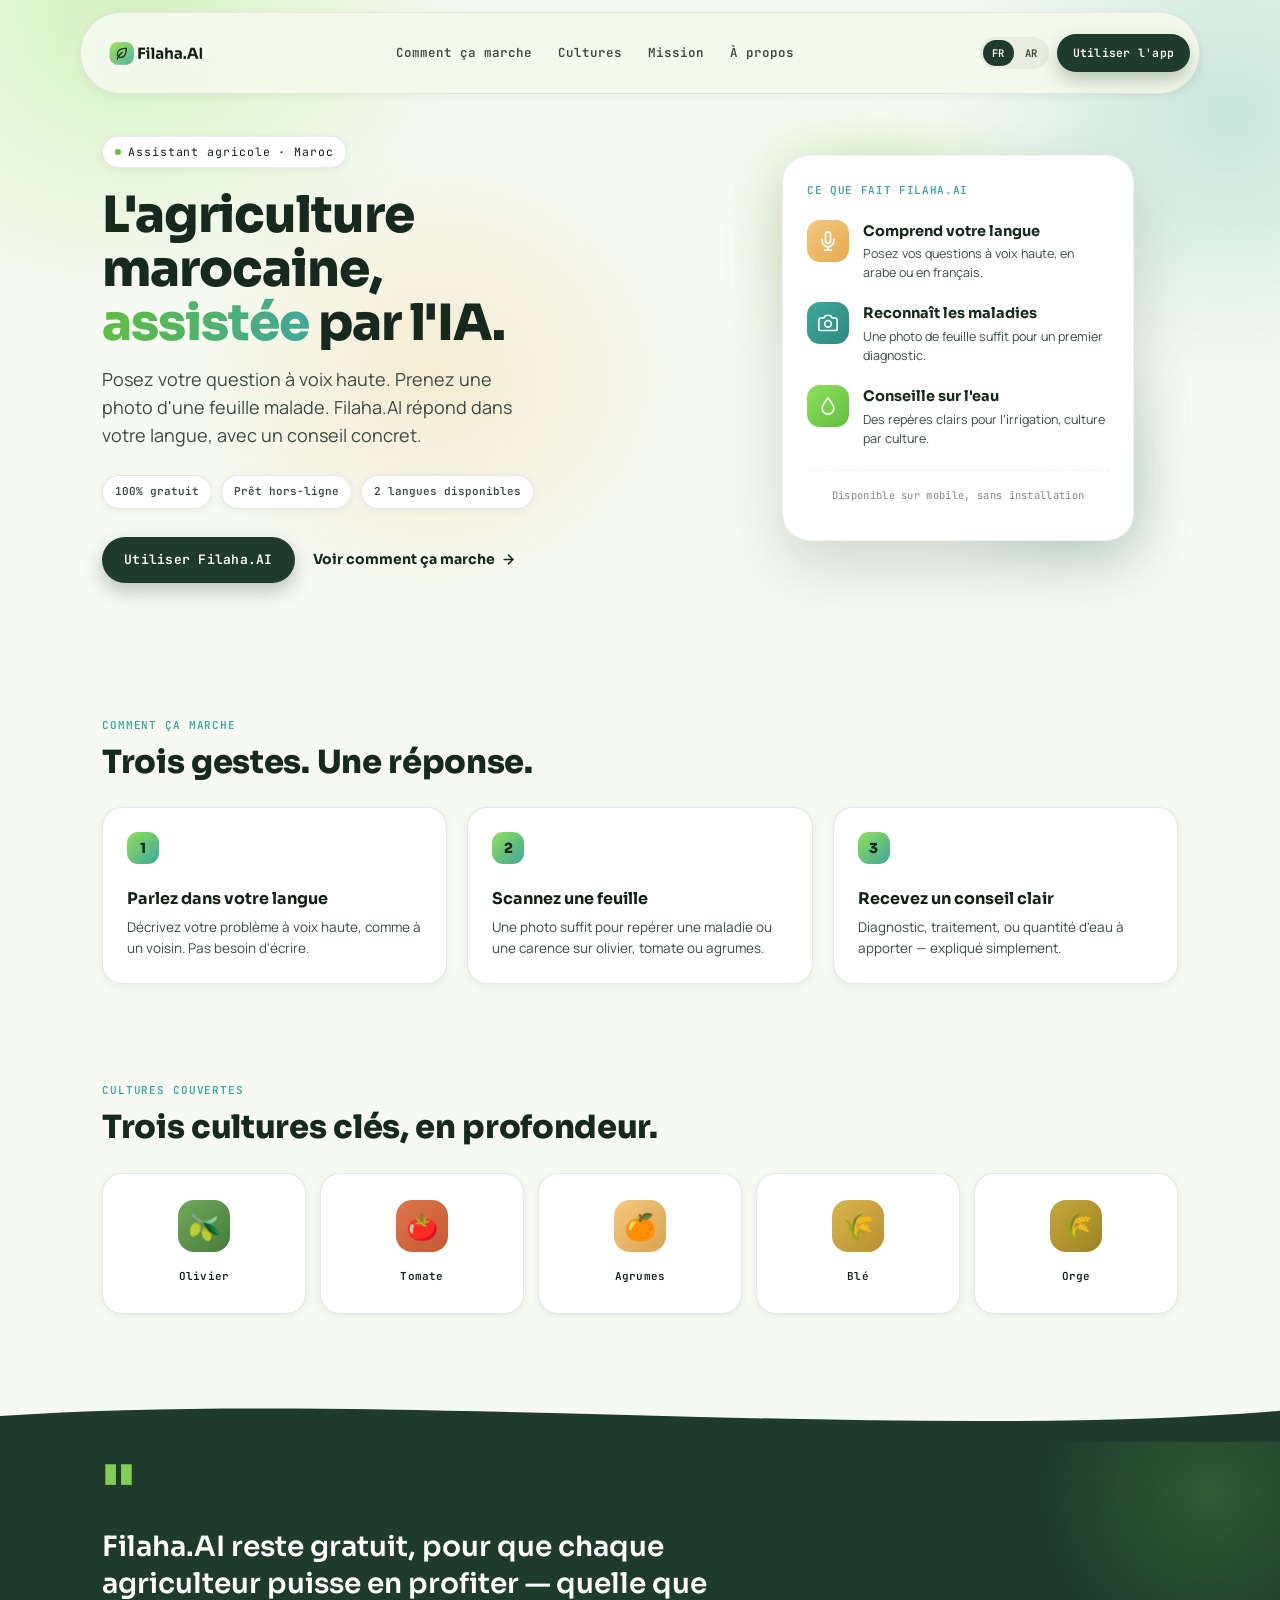
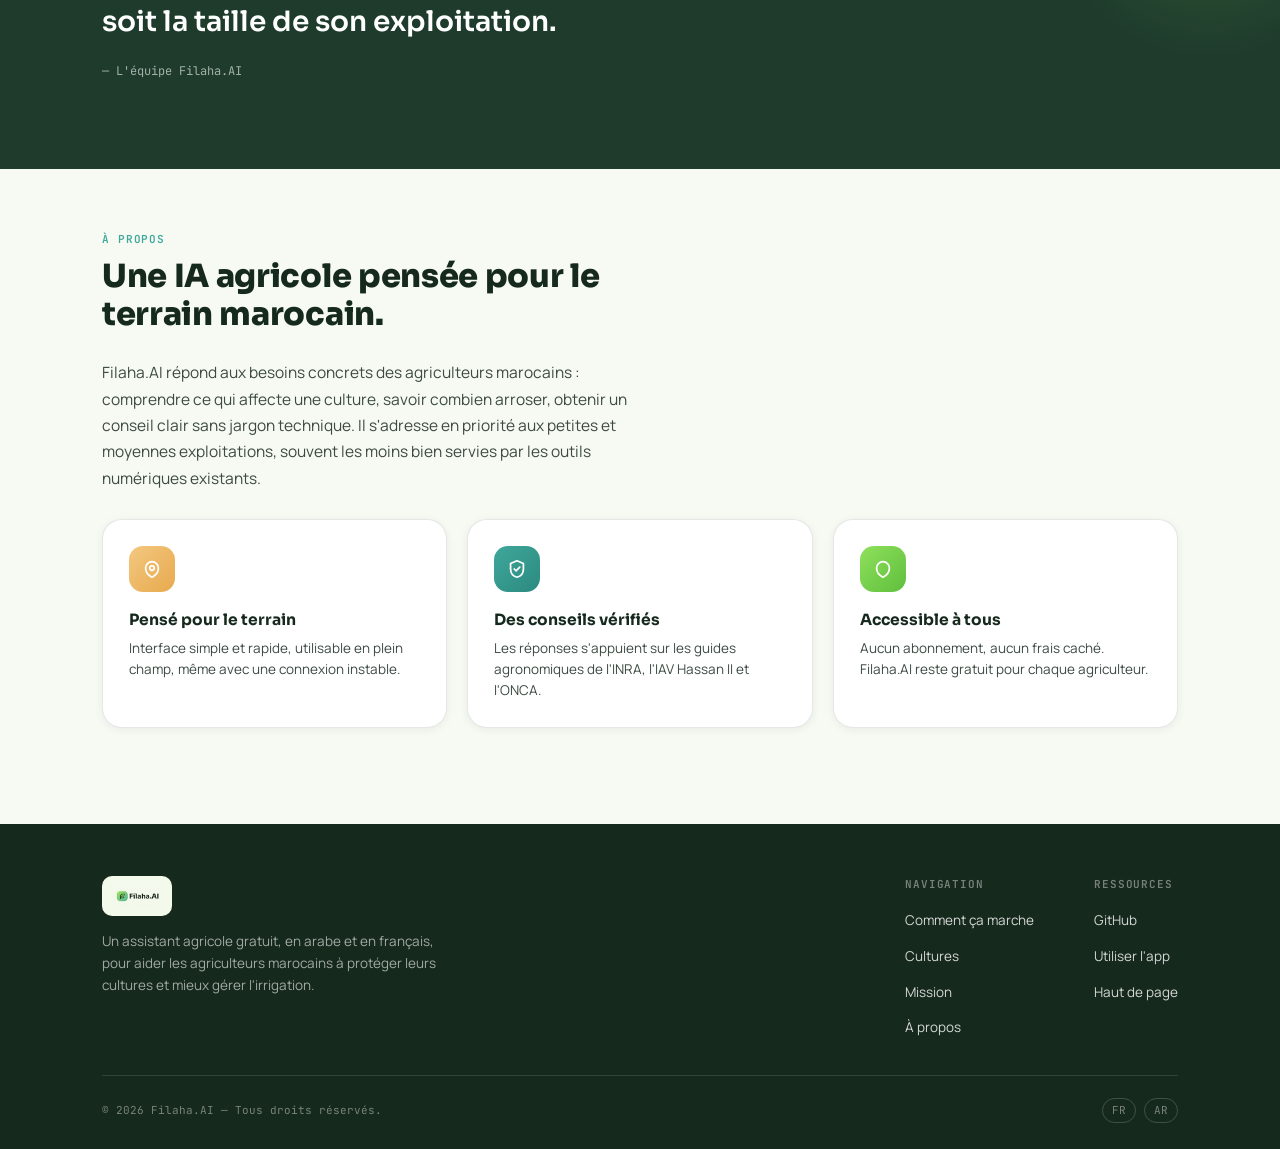
<file: index.html>
<!DOCTYPE html>
<html lang="fr">
<head>
<meta charset="UTF-8">
<meta name="viewport" content="width=device-width, initial-scale=1.0, viewport-fit=cover">
<title>Filaha.AI — L'agriculture marocaine, assistée par l'IA</title>
<meta name="description" content="Filaha.AI : posez vos questions en arabe ou en français, scannez une feuille malade, recevez un conseil clair. Gratuit, pour les petits et moyens agriculteurs du Maroc.">
<link rel="preconnect" href="https://fonts.googleapis.com">
<link rel="preconnect" href="https://fonts.gstatic.com" crossorigin>
<link href="https://fonts.googleapis.com/css2?family=Sora:wght@400;600;700;800&family=Manrope:wght@400;500;600;700&family=JetBrains+Mono:wght@400;600&family=Cairo:wght@600;700;800&family=Tajawal:wght@400;500;700&display=swap" rel="stylesheet">

<link rel="manifest" href="manifest.json">
<meta name="theme-color" content="#1E3B2C">
<link rel="apple-touch-icon" href="/icon-192.png">

<script>
  if ('serviceWorker' in navigator) {
    navigator.serviceWorker.register('/sw.js');
  }
</script>

<style>
  :root{
    --ink:#122018;
    --ink-soft:#3C4A42;
    --bg:#F6FAF2;
  
    --card:#FFFFFF;
    --forest:#1E3B2C;
    --forest-2:#16291D;
    --lime:#8FE05B;
    --lime-deep:#5FBF3D;
    --sand:#F3C880;
    --water:#3FA79B;
    --line:rgba(18,32,24,0.10);
    --shadow-sm: 0 2px 10px rgba(18,32,24,0.06);
    --shadow-md: 0 12px 32px rgba(18,32,24,0.10);
    --shadow-lg: 0 24px 60px rgba(18,32,24,0.16);
    --display:'Sora', -apple-system, sans-serif;
    --body:'Manrope', -apple-system, sans-serif;
    --mono:'JetBrains Mono', 'Courier New', monospace;
    --display-ar:'Cairo', -apple-system, sans-serif;
    --body-ar:'Tajawal', -apple-system, sans-serif;
    --r-sm:14px; --r-md:20px; --r-lg:28px;
  }

  html[dir="rtl"] body{font-family:var(--body-ar);}
  html[dir="rtl"] h1, html[dir="rtl"] h2, html[dir="rtl"] h3, html[dir="rtl"] h4,
  html[dir="rtl"] .brand, html[dir="rtl"] .btn-primary, html[dir="rtl"] .btn-secondary,
  html[dir="rtl"] .nav-links, html[dir="rtl"] .mobile-menu a, html[dir="rtl"] .foot-brand{
    font-family:var(--display-ar);
  }
  html[dir="rtl"] .k, html[dir="rtl"] .eyebrow, html[dir="rtl"] .pill, html[dir="rtl"] .fc-eyebrow,
  html[dir="rtl"] .demo-note, html[dir="rtl"] .mission-signed, html[dir="rtl"] .foot-col h5,
  html[dir="rtl"] .crop-card span{
    font-family:var(--body-ar); letter-spacing:0;
  }
  html[dir="rtl"] .mission p.big{font-family:var(--display-ar);}
  html[dir="rtl"] .icon-flip{transform:scaleX(-1);}

  *{box-sizing:border-box;}
  html{scroll-behavior:smooth;}
  body{
    margin:0; background:var(--bg); color:var(--ink); font-family:var(--body);
    line-height:1.55; -webkit-font-smoothing:antialiased; position:relative;
  }
  img,svg{display:block; max-width:100%;}
  a{color:inherit;}
  button{font-family:inherit;}

  @media (prefers-reduced-motion: reduce){
    *{animation-duration:0.01ms !important; animation-iteration-count:1 !important; transition-duration:0.01ms !important;}
  }
  :focus-visible{outline:3px solid var(--lime-deep); outline-offset:2px; border-radius:4px;}

  .wrap{max-width:560px; margin:0 auto; padding:0 22px;}
  .wrap-wide{max-width:560px; margin:0 auto; padding:0 22px;}
  @media (min-width:900px){
    .wrap{max-width:660px;}
    .wrap-wide{max-width:1120px;}
  }

  .reveal{opacity:0; transform:translateY(16px); transition:opacity 0.6s ease, transform 0.6s ease;}
  .reveal.in{opacity:1; transform:translateY(0);}

  /* ---------- Ambient background wash ---------- */
  .ambient-bg{
    position:absolute; top:0; left:0; right:0; height:820px;
    z-index:0; pointer-events:none;
    background:
      radial-gradient(560px 480px at 10% 2%, rgba(143,224,91,0.32), transparent 60%),
      radial-gradient(480px 440px at 96% 14%, rgba(63,167,155,0.26), transparent 60%),
      radial-gradient(420px 380px at 34% 46%, rgba(243,200,128,0.28), transparent 60%);
    animation:driftBg 22s ease-in-out infinite;
  }
  @keyframes driftBg{
    0%,100%{transform:translate(0,0) scale(1);}
    50%{transform:translate(10px,14px) scale(1.03);}
  }

  /* ---------- Nav ---------- */
  .topbar{position:sticky; top:0; z-index:100; padding:12px 14px 0;}
  .topbar-inner{
    max-width:1120px; margin:0 auto;
    display:flex; align-items:center; justify-content:space-between;
    padding:9px 9px 9px 18px;
    background:#F3FAEB;
    border:1px solid rgba(18,32,24,0.08);
    border-radius:100px; box-shadow:var(--shadow-sm); gap:10px;
  }
  .brand{
    display:flex; align-items:center;
    text-decoration:none; color:var(--ink); flex-shrink:0;
  }
  .brand img{
    height:62px; width:auto; display:block; object-fit:contain;
  }

  .nav-links{display:none; align-items:center; gap:26px; font-family:var(--mono); font-size:12.5px; font-weight:600;}
  .nav-links a{text-decoration:none; color:var(--ink-soft); transition:color 0.15s ease;}
  .nav-links a:hover{color:var(--forest-2);}

  .nav-right{display:flex; align-items:center; gap:8px;}

  .lang-toggle{display:flex; gap:2px; background:rgba(18,32,24,0.06); border-radius:100px; padding:3px;}
  .lang-toggle button{
    font-family:var(--mono); font-size:10.5px; font-weight:600; letter-spacing:0.01em;
    background:none; border:none; cursor:pointer; padding:6px 9px; border-radius:100px; color:var(--ink-soft);
  }
  .lang-toggle button.active{background:var(--forest); color:#fff;}

  [dir="rtl"]{text-align:right;}

  .btn-primary{
    display:inline-flex; align-items:center; gap:6px;
    font-family:var(--mono); font-size:11.5px; font-weight:600; letter-spacing:0.02em;
    background:var(--forest); color:#fff; text-decoration:none;
    padding:10px 16px; border-radius:100px; white-space:nowrap;
    box-shadow:0 8px 18px rgba(30,59,44,0.28);
    transition:transform 0.15s ease, box-shadow 0.15s ease;
  }
  .btn-primary:hover{transform:translateY(-1px); box-shadow:0 10px 22px rgba(30,59,44,0.34);}
  .nav-cta{display:none !important;}

  .menu-btn{
    display:flex; align-items:center; justify-content:center;
    width:38px; height:38px; border-radius:50%;
    background:var(--forest); border:none; cursor:pointer; flex-shrink:0;
  }
  .menu-btn svg{width:17px; height:17px; stroke:#fff;}
  .menu-btn .icon-close{display:none;}
  .menu-btn.open .icon-open{display:none;}
  .menu-btn.open .icon-close{display:block;}

  .mobile-menu{
    max-width:1120px; margin:8px auto 0;
    background:var(--card); border:1px solid var(--line); border-radius:22px;
    box-shadow:var(--shadow-md); padding:10px;
    display:none; flex-direction:column; overflow:hidden;
    max-height:0; transition:max-height 0.3s ease, padding 0.3s ease;
  }
  .mobile-menu.open{display:flex; max-height:420px; padding:10px;}
  .mobile-menu a{
    text-decoration:none; color:var(--ink); font-family:var(--display); font-weight:600; font-size:15px;
    padding:12px 14px; border-radius:12px;
  }
  .mobile-menu a:active{background:var(--bg);}
  .mobile-menu .mm-foot{display:flex; align-items:center; justify-content:center; padding:12px 14px 4px; margin-top:4px; border-top:1px solid var(--line);}
  .mobile-menu .mm-foot .btn-primary{width:100%; justify-content:center; color:#fff;}

  @media (max-width:899px){
    .topbar-inner, .mobile-menu{max-width:560px;}
  }

  @media (min-width:900px){
    .nav-links{display:flex;}
    .nav-cta{display:inline-flex !important;}
    .menu-btn{display:none;}
    .mobile-menu{display:none !important;}
  }

  /* ---------- Hero ---------- */
  .hero{position:relative; padding:34px 0 46px; z-index:1;}
  .hero .wrap-wide{position:relative; z-index:1;}
  .hero-grid{display:flex; flex-direction:column;}

  .eyebrow{
    display:inline-flex; align-items:center; gap:7px;
    font-family:var(--mono); font-size:11.5px; letter-spacing:0.08em;
    background:var(--card); border:1px solid var(--line);
    padding:6px 12px; border-radius:100px; margin:22px 0 20px; box-shadow:var(--shadow-sm);
  }
  .eyebrow .dot{width:6px; height:6px; border-radius:50%; background:var(--lime-deep);}

  h1{
    font-family:var(--display); font-weight:800;
    font-size:clamp(32px, 8.6vw, 44px); line-height:1.08; letter-spacing:-0.02em;
    margin:0 0 16px; color:var(--forest-2); max-width:14ch;
  }
  h1 .hl{
    background:linear-gradient(100deg, var(--lime-deep) 0%, var(--water) 100%);
    -webkit-background-clip:text; background-clip:text; -webkit-text-fill-color:transparent;
  }

  .hero-sub{font-size:16.5px; color:var(--ink-soft); max-width:38ch; margin:0 0 26px;}
  .badges-row{display:flex; flex-wrap:wrap; gap:9px; margin-bottom:28px;}
  .pill{
    font-family:var(--mono); font-size:11px; font-weight:600;
    background:var(--card); border:1px solid var(--line); color:var(--ink-soft);
    padding:7px 12px; border-radius:100px; box-shadow:var(--shadow-sm);
  }

  .hero-ctas{display:flex; align-items:center; flex-wrap:wrap; gap:18px;}
  .btn-secondary{
    display:inline-flex; align-items:center; gap:6px;
    font-family:var(--display); font-weight:700; font-size:14px;
    color:var(--forest-2); text-decoration:none;
  }
  .btn-secondary svg{width:15px; height:15px;}

  .hero-visual{margin-top:36px;}

  /* ---------- Feature card ---------- */
  .feature-frame{position:relative; padding:4px; max-width:360px; margin:0 auto;}
  .feature-frame::before{
    content:"";
    position:absolute; inset:-14px;
    background:radial-gradient(60% 60% at 30% 20%, rgba(143,224,91,0.35), transparent 70%),
               radial-gradient(50% 50% at 80% 80%, rgba(63,167,155,0.28), transparent 70%);
    filter:blur(20px); z-index:0; border-radius:40px;
  }
  .feature-card{
    position:relative; z-index:1;
    background:var(--card); border-radius:var(--r-lg);
    padding:26px 24px; box-shadow:var(--shadow-lg); border:1px solid rgba(18,32,24,0.06);
  }
  .fc-eyebrow{
    font-family:var(--mono); font-size:11px; font-weight:600; letter-spacing:0.06em;
    text-transform:uppercase; color:var(--water); margin:0 0 20px;
  }
  .fc-list{list-style:none; margin:0; padding:0; display:flex; flex-direction:column; gap:20px;}
  .fc-list li{display:flex; gap:14px; align-items:flex-start;}
  .fc-icon{width:42px; height:42px; border-radius:13px; flex-shrink:0; display:flex; align-items:center; justify-content:center;}
  .fc-icon svg{width:20px; height:20px; color:#fff;}
  .fc-mic{background:linear-gradient(135deg, var(--sand), #E8A94E);}
  .fc-cam{background:linear-gradient(135deg, var(--water), #2C8A80);}
  .fc-drop{background:linear-gradient(135deg, var(--lime), var(--lime-deep));}
  .fc-list h4{margin:0 0 3px; font-family:var(--display); font-weight:700; font-size:14.5px; color:var(--forest-2);}
  .fc-list p{margin:0; font-size:12.5px; color:var(--ink-soft); line-height:1.5;}
  .fc-foot{
    margin-top:22px; padding-top:16px; border-top:1px dashed var(--line);
    font-family:var(--mono); font-size:10.5px; letter-spacing:0.03em; color:var(--ink-soft); opacity:0.65;
    text-align:center;
  }

  @media (min-width:900px){
    .hero{padding:20px 0 60px;}
    .hero-grid{display:grid; grid-template-columns:1fr 400px; align-items:center; gap:50px;}
    h1{font-size:clamp(38px,4.4vw,50px); max-width:12ch;}
    .hero-sub{font-size:18px;}
    .hero-visual{margin-top:0;}
    .feature-frame{margin:0;}
  }

  /* ---------- wave divider ---------- */
  .wave{display:block; width:100%; height:52px; position:relative; z-index:1;}
  .wave.to-dark path{fill:var(--forest);}
  .wave.to-light path{fill:var(--bg);}

  /* ---------- sections ---------- */
  section{padding:8px 0 54px; scroll-margin-top:90px; position:relative; z-index:1;}
  .section-head{margin-bottom:26px;}
  .k{
    display:inline-block; font-family:var(--mono); font-size:11px; font-weight:600; letter-spacing:0.08em;
    text-transform:uppercase; color:var(--water); margin:0 0 10px;
  }
  h2{
    font-family:var(--display); font-weight:800; font-size:clamp(23px,6vw,28px);
    letter-spacing:-0.01em; line-height:1.18; margin:0; color:var(--forest-2);
  }
  @media (min-width:900px){
    section{padding:16px 0 76px;}
    h2{font-size:32px;}
    .section-head{max-width:560px;}
  }

  /* ---------- steps ---------- */
  .steps{list-style:none; margin:0; padding:0; display:flex; flex-direction:column; gap:12px;}
  .step{
    display:flex; gap:15px; align-items:flex-start;
    background:var(--card); border-radius:var(--r-md); padding:18px;
    box-shadow:var(--shadow-sm); border:1px solid var(--line);
  }
  .step-num{
    font-family:var(--display); font-weight:800; font-size:14px; color:var(--forest-2);
    background:linear-gradient(135deg, var(--lime), var(--water));
    width:32px; height:32px; border-radius:11px;
    display:flex; align-items:center; justify-content:center; flex-shrink:0;
  }
  .step-body h3{margin:2px 0 5px; font-size:16px; font-weight:700; font-family:var(--display);}
  .step-body p{margin:0; font-size:13.5px; color:var(--ink-soft);}
  @media (min-width:900px){
    .steps{flex-direction:row; gap:20px;}
    .step{flex:1; flex-direction:column; padding:24px;}
    .step-num{margin-bottom:6px;}
  }

  /* ---------- crop cards ---------- */
  .crops{display:grid; grid-template-columns:repeat(2,1fr); gap:12px;}
  .crop-card{
    background:var(--card); border-radius:var(--r-md); padding:18px 14px; text-align:center;
    border:1px solid var(--line); box-shadow:var(--shadow-sm);
  }
  .crop-icon{width:52px; height:52px; border-radius:16px; margin:0 auto 10px; display:flex; align-items:center; justify-content:center; font-size:26px; line-height:1;}
  .crop-card:nth-child(1) .crop-icon{background:linear-gradient(135deg,#6FA85A,#4A7C3D);}
  .crop-card:nth-child(2) .crop-icon{background:linear-gradient(135deg,#E0754A,#C25A34);}
  .crop-card:nth-child(3) .crop-icon{background:linear-gradient(135deg,var(--sand),#D9A24C);}
  .crop-card:nth-child(4) .crop-icon{background:linear-gradient(135deg,#D9B44E,#B8912E);}
  .crop-card:nth-child(5) .crop-icon{background:linear-gradient(135deg,#C7A93C,#9C8226);}
  .crop-card.soon{opacity:0.5;}
  .crop-card.soon .crop-icon{background:var(--line);}
  .crop-card span{font-family:var(--mono); font-size:11px; font-weight:600; letter-spacing:0.02em;}
  @media (min-width:900px){
    .crops{grid-template-columns:repeat(5,1fr); gap:14px;}
    .crop-card{padding:26px 16px;}
  }

  /* ---------- mission ---------- */
  .mission{background:var(--forest); color:#fff; position:relative; overflow:hidden;}
  .mission::before{
    content:""; position:absolute; width:340px; height:340px; border-radius:50%;
    background:radial-gradient(circle, rgba(143,224,91,0.18), transparent 70%);
    top:-120px; right:-100px;
  }
  .mission .wrap-wide{position:relative; z-index:1;}
  .quote-mark{font-family:var(--display); font-weight:800; font-size:52px; line-height:1; color:var(--lime); margin:0 0 6px; opacity:0.9;}
  .mission p.big{font-family:var(--display); font-weight:600; font-size:clamp(20px,5.6vw,24px); line-height:1.34; margin:0; color:#fff; max-width:34ch;}
  .mission-signed{margin-top:22px; font-family:var(--mono); font-size:12px; color:rgba(255,255,255,0.6);}
  @media (min-width:900px){
    .mission p.big{font-size:28px; max-width:30ch;}
    .quote-mark{font-size:64px;}
  }

  /* ---------- about (institutional, product-level) ---------- */
  .about{padding-top:4px;}
  .about-intro{font-size:15.5px; color:var(--ink-soft); max-width:62ch; margin:0 0 28px; line-height:1.7;}
  .pillars{display:grid; grid-template-columns:1fr; gap:14px;}
  .pillar-card{
    background:var(--card); border-radius:var(--r-md); padding:22px;
    border:1px solid var(--line); box-shadow:var(--shadow-sm);
    display:flex; gap:16px; align-items:flex-start;
  }
  .pillar-icon{width:46px; height:46px; border-radius:14px; flex-shrink:0; display:flex; align-items:center; justify-content:center;}
  .pillar-icon svg{width:22px; height:22px; color:#fff;}
  .pillar-card:nth-child(1) .pillar-icon{background:linear-gradient(135deg, var(--sand), #E8A94E);}
  .pillar-card:nth-child(2) .pillar-icon{background:linear-gradient(135deg, var(--water), #2C8A80);}
  .pillar-card:nth-child(3) .pillar-icon{background:linear-gradient(135deg, var(--lime), var(--lime-deep));}
  .pillar-card h3{margin:0 0 6px; font-family:var(--display); font-weight:700; font-size:15.5px; color:var(--forest-2);}
  .pillar-card p{margin:0; font-size:13.5px; color:var(--ink-soft); line-height:1.55;}
  @media (min-width:900px){
    .pillars{grid-template-columns:repeat(3,1fr); gap:20px;}
    .pillar-card{flex-direction:column; padding:26px;}
  }

  footer{
    margin-top:20px; position:relative; z-index:1;
    background:var(--forest-2); color:rgba(255,255,255,0.82);
    padding:52px 0 26px;
  }
  .foot-top{display:flex; flex-direction:column; gap:36px; padding-bottom:36px; border-bottom:1px solid rgba(255,255,255,0.12);}
  .foot-brand-col{max-width:340px;}
  .foot-brand{display:flex; align-items:center; margin-bottom:14px;}
  .foot-brand-icon{
    display:inline-flex; align-items:center; background:#F3FAEB;
    padding:6px 10px; border-radius:10px;
  }
  .foot-brand img{
    height:28px; width:auto; display:block; object-fit:contain;
  }
  .foot-tagline{font-size:13.5px; line-height:1.65; color:rgba(255,255,255,0.6); margin:0;}

  .foot-cols{display:flex; flex-direction:column; gap:28px;}
  .foot-col h5{
    font-family:var(--mono); font-size:11px; letter-spacing:0.08em; text-transform:uppercase;
    color:rgba(255,255,255,0.42); margin:0 0 14px; font-weight:600;
  }
  .foot-col ul{list-style:none; margin:0; padding:0; display:flex; flex-direction:column; gap:11px;}
  .foot-col a{
    font-size:13.5px; text-decoration:none; color:rgba(255,255,255,0.82);
    transition:color 0.15s ease;
  }
  .foot-col a:hover{color:var(--lime);}

  .foot-bottom{
    display:flex; flex-direction:column; gap:10px;
    padding-top:22px; font-family:var(--mono); font-size:11px; color:rgba(255,255,255,0.42);
  }
  .foot-bottom .langs{display:flex; gap:8px;}
  .foot-bottom .langs span{
    border:1px solid rgba(255,255,255,0.18); padding:3px 9px; border-radius:100px;
  }

  @media (min-width:640px){
    .foot-cols{flex-direction:row; gap:60px;}
  }
  @media (min-width:900px){
    .foot-top{flex-direction:row; justify-content:space-between; gap:40px;}
    .foot-bottom{flex-direction:row; align-items:center; justify-content:space-between;}
  }
</style>
</head>
<body>

<div class="ambient-bg" aria-hidden="true"></div>

<div class="topbar">
  <div class="topbar-inner">
    <a class="brand" href="#top">
      <img src="logo2.png" alt="Filaha.AI">
    </a>

    <nav class="nav-links" aria-label="Navigation principale">
      <a href="#comment" data-i18n="landing.nav.how">Comment ça marche</a>
      <a href="#cultures" data-i18n="landing.nav.crops">Cultures</a>
      <a href="#mission" data-i18n="landing.nav.mission">Mission</a>
      <a href="#apropos" data-i18n="landing.nav.about">À propos</a>
    </nav>

    <div class="nav-right">
      <div class="lang-toggle" id="langToggle">
        <button data-lang="fr" class="active">FR</button>
        <button data-lang="ar">AR</button>
      </div>
      <a class="nav-cta btn-primary" href="app.html" data-i18n="landing.nav.cta">Utiliser l'app</a>
      <button class="menu-btn" id="menuBtn" aria-label="Ouvrir le menu" aria-expanded="false">
        <svg class="icon-open" viewBox="0 0 24 24" fill="none" stroke="currentColor" stroke-width="2.2" stroke-linecap="round"><line x1="4" y1="7" x2="20" y2="7"/><line x1="4" y1="12" x2="20" y2="12"/><line x1="4" y1="17" x2="20" y2="17"/></svg>
        <svg class="icon-close" viewBox="0 0 24 24" fill="none" stroke="currentColor" stroke-width="2.2" stroke-linecap="round"><line x1="6" y1="6" x2="18" y2="18"/><line x1="18" y1="6" x2="6" y2="18"/></svg>
      </button>
    </div>
  </div>

  <nav class="mobile-menu" id="mobileMenu" aria-label="Navigation mobile">
    <a href="#comment" data-i18n="landing.nav.how">Comment ça marche</a>
    <a href="#cultures" data-i18n="landing.nav.crops">Cultures</a>
    <a href="#mission" data-i18n="landing.nav.mission">Mission</a>
    <a href="#apropos" data-i18n="landing.nav.about">À propos</a>
    <div class="mm-foot">
      <a class="btn-primary" href="app.html" data-i18n="landing.nav.cta">Utiliser l'app</a>
    </div>
  </nav>
</div>

<a id="top"></a>
<header class="hero">
  <div class="wrap-wide">
    <div class="hero-grid">
      <div class="hero-text">
        <span class="eyebrow"><span class="dot"></span><span data-i18n="landing.hero.eyebrow">Assistant agricole · Maroc</span></span>
        <h1><span data-i18n="landing.hero.h1_pre">L'agriculture marocaine, </span><span class="hl" data-i18n="landing.hero.h1_highlight">assistée</span><span data-i18n="landing.hero.h1_post"> par l'IA.</span></h1>
        <p class="hero-sub" data-i18n="landing.hero.sub">Posez votre question à voix haute. Prenez une photo d'une feuille malade. Filaha.AI répond dans votre langue, avec un conseil concret.</p>
        <div class="badges-row">
          <span class="pill" data-i18n="landing.hero.badge1">100% gratuit</span>
          <span class="pill" data-i18n="landing.hero.badge2">Sans installation</span>
          <span class="pill" data-i18n="landing.hero.badge3">2 langues disponibles</span>
        </div>
        <div class="hero-ctas">
          <a class="btn-primary" href="app.html" style="padding:13px 22px; font-size:13px;" data-i18n="landing.hero.ctaPrimary">Utiliser Filaha.AI</a>
          <a class="btn-secondary" href="#comment">
            <span data-i18n="landing.hero.ctaSecondary">Voir comment ça marche</span>
            <svg class="icon-flip" viewBox="0 0 24 24" fill="none" stroke="currentColor" stroke-width="2.4" stroke-linecap="round" stroke-linejoin="round"><line x1="5" y1="12" x2="19" y2="12"/><polyline points="12 5 19 12 12 19"/></svg>
          </a>
        </div>
      </div>

      <div class="hero-visual">
        <div class="feature-frame">
          <div class="feature-card">
            <p class="fc-eyebrow" data-i18n="landing.feature.eyebrow">Ce que fait Filaha.AI</p>
            <ul class="fc-list">
              <li>
                <span class="fc-icon fc-mic">
                  <svg viewBox="0 0 24 24" fill="none" stroke="currentColor" stroke-width="2" stroke-linecap="round" stroke-linejoin="round"><path d="M12 1a3 3 0 0 0-3 3v8a3 3 0 0 0 6 0V4a3 3 0 0 0-3-3z"/><path d="M19 10v2a7 7 0 0 1-14 0v-2"/><line x1="12" y1="19" x2="12" y2="23"/><line x1="8" y1="23" x2="16" y2="23"/></svg>
                </span>
                <div><h4 data-i18n="landing.feature.item1_title">Comprend votre langue</h4><p data-i18n="landing.feature.item1_text">Posez vos questions à voix haute, en arabe ou en français.</p></div>
              </li>
              <li>
                <span class="fc-icon fc-cam">
                  <svg viewBox="0 0 24 24" fill="none" stroke="currentColor" stroke-width="2" stroke-linecap="round" stroke-linejoin="round"><path d="M23 19a2 2 0 0 1-2 2H3a2 2 0 0 1-2-2V8a2 2 0 0 1 2-2h4l2-3h6l2 3h4a2 2 0 0 1 2 2z"/><circle cx="12" cy="13" r="4"/></svg>
                </span>
                <div><h4 data-i18n="landing.feature.item2_title">Reconnaît les maladies</h4><p data-i18n="landing.feature.item2_text">Une photo de feuille suffit pour un premier diagnostic.</p></div>
              </li>
              <li>
                <span class="fc-icon fc-drop">
                  <svg viewBox="0 0 24 24" fill="none" stroke="currentColor" stroke-width="2" stroke-linecap="round" stroke-linejoin="round"><path d="M12 2.5c3.5 4.5 7 8.6 7 12.2a7 7 0 0 1-14 0c0-3.6 3.5-7.7 7-12.2z"/></svg>
                </span>
                <div><h4 data-i18n="landing.feature.item3_title">Conseille sur l'eau</h4><p data-i18n="landing.feature.item3_text">Des repères clairs pour l'irrigation, culture par culture.</p></div>
              </li>
            </ul>
            <p class="fc-foot" data-i18n="landing.feature.foot">Disponible sur mobile, sans installation</p>
          </div>
        </div>
      </div>
    </div>
  </div>
</header>

<svg class="wave to-light" viewBox="0 0 500 50" preserveAspectRatio="none"><path d="M0,20 C125,50 375,0 500,25 L500,50 L0,50 Z"/></svg>

<section id="comment" class="reveal">
  <div class="wrap-wide">
    <div class="section-head">
      <p class="k" data-i18n="landing.how.k">Comment ça marche</p>
      <h2 data-i18n="landing.how.h2">Trois gestes. Une réponse.</h2>
    </div>
    <ol class="steps">
      <li class="step">
        <span class="step-num">1</span>
        <div class="step-body"><h3 data-i18n="landing.how.step1_title">Parlez dans votre langue</h3><p data-i18n="landing.how.step1_text">Décrivez votre problème à voix haute, comme à un voisin. Pas besoin d'écrire.</p></div>
      </li>
      <li class="step">
        <span class="step-num">2</span>
        <div class="step-body"><h3 data-i18n="landing.how.step2_title">Scannez une feuille</h3><p data-i18n="landing.how.step2_text">Une photo suffit pour repérer une maladie ou une carence sur olivier, tomate ou agrumes.</p></div>
      </li>
      <li class="step">
        <span class="step-num">3</span>
        <div class="step-body"><h3 data-i18n="landing.how.step3_title">Recevez un conseil clair</h3><p data-i18n="landing.how.step3_text">Diagnostic, traitement, ou quantité d'eau à apporter — expliqué simplement.</p></div>
      </li>
    </ol>
  </div>
</section>

<section id="cultures" class="reveal">
  <div class="wrap-wide">
    <div class="section-head">
      <p class="k" data-i18n="landing.crops.k">Cultures couvertes</p>
      <h2 data-i18n="landing.crops.h2">Cinq cultures clés, en profondeur.</h2>
    </div>
    <div class="crops">
      <div class="crop-card">
        <div class="crop-icon" aria-hidden="true">🫒</div>
        <span data-i18n="landing.crops.olive">Olivier</span>
      </div>
      <div class="crop-card">
        <div class="crop-icon" aria-hidden="true">🍅</div>
        <span data-i18n="landing.crops.tomato">Tomate</span>
      </div>
      <div class="crop-card">
        <div class="crop-icon" aria-hidden="true">🍊</div>
        <span data-i18n="landing.crops.citrus">Agrumes</span>
      </div>
      <div class="crop-card">
        <div class="crop-icon" aria-hidden="true">🌾</div>
        <span data-i18n="landing.crops.wheat">Blé</span>
      </div>
      <div class="crop-card">
        <div class="crop-icon" aria-hidden="true">🌾</div>
        <span data-i18n="landing.crops.barley">Orge</span>
      </div>
    </div>
  </div>
</section>

<svg class="wave to-dark" viewBox="0 0 500 50" preserveAspectRatio="none"><path d="M0,25 C150,0 350,50 500,20 L500,50 L0,50 Z"/></svg>

<section id="mission" class="mission reveal">
  <div class="wrap-wide">
    <p class="quote-mark">"</p>
    <p class="big" data-i18n="landing.mission.text">Filaha.AI reste gratuit, pour que chaque agriculteur puisse en profiter — quelle que soit la taille de son exploitation.</p>
    <p class="mission-signed" data-i18n="landing.mission.signed">— L'équipe Filaha.AI</p>
  </div>
</section>

<svg class="wave to-light" viewBox="0 0 500 50" preserveAspectRatio="none"><path d="M0,20 C125,50 375,0 500,25 L500,50 L0,50 Z"/></svg>

<section id="apropos" class="about reveal">
  <div class="wrap-wide">
    <div class="section-head">
      <p class="k" data-i18n="landing.about.k">À propos</p>
      <h2 data-i18n="landing.about.h2">Une IA agricole pensée pour le terrain marocain.</h2>
    </div>
    <p class="about-intro" data-i18n="landing.about.intro">Filaha.AI répond aux besoins concrets des agriculteurs marocains : comprendre ce qui affecte une culture, savoir combien arroser, obtenir un conseil clair sans jargon technique. Il s'adresse en priorité aux petites et moyennes exploitations, souvent les moins bien servies par les outils numériques existants.</p>
    <div class="pillars">
      <div class="pillar-card">
        <span class="pillar-icon">
          <svg viewBox="0 0 24 24" fill="none" stroke="currentColor" stroke-width="1.9" stroke-linecap="round" stroke-linejoin="round"><path d="M12 21c-4-2-7-6-7-10a7 7 0 0 1 14 0c0 4-3 8-7 10z"/><circle cx="12" cy="11" r="2.4"/></svg>
        </span>
        <div>
          <h3 data-i18n="landing.about.pillar1_title">Pensé pour le terrain</h3>
          <p data-i18n="landing.about.pillar1_text">Interface simple et rapide, utilisable en plein champ, même avec une connexion instable.</p>
        </div>
      </div>
      <div class="pillar-card">
        <span class="pillar-icon">
          <svg viewBox="0 0 24 24" fill="none" stroke="currentColor" stroke-width="1.9" stroke-linecap="round" stroke-linejoin="round"><path d="M12 3l7 3v6c0 4.5-3 8-7 9-4-1-7-4.5-7-9V6z"/><path d="M9 12l2 2 4-4"/></svg>
        </span>
        <div>
          <h3 data-i18n="landing.about.pillar2_title">Des conseils vérifiés</h3>
          <p data-i18n="landing.about.pillar2_text">Les réponses s'appuient sur les guides agronomiques de l'INRA, l'IAV Hassan II et l'ONCA.</p>
        </div>
      </div>
      <div class="pillar-card">
        <span class="pillar-icon">
          <svg viewBox="0 0 24 24" fill="none" stroke="currentColor" stroke-width="1.9" stroke-linecap="round" stroke-linejoin="round"><path d="M12 21c-4-2-7-6-7-10a7 7 0 0 1 14 0c0 4-3 8-7 10z"/></svg>
        </span>
        <div>
          <h3 data-i18n="landing.about.pillar3_title">Accessible à tous</h3>
          <p data-i18n="landing.about.pillar3_text">Aucun abonnement, aucun frais caché. Filaha.AI reste gratuit pour chaque agriculteur.</p>
        </div>
      </div>
    </div>
  </div>
</section>

<footer>
  <div class="wrap-wide">
    <div class="foot-top">
      <div class="foot-brand-col">
        <div class="foot-brand">
          <span class="foot-brand-icon"><img src="logo2.png" alt="Filaha.AI"></span>
        </div>
        <p class="foot-tagline" data-i18n="landing.footer.tagline">Un assistant agricole gratuit, en arabe et en français, pour aider les agriculteurs marocains à protéger leurs cultures et mieux gérer l'irrigation.</p>
      </div>

      <div class="foot-cols">
        <div class="foot-col">
          <h5 data-i18n="landing.footer.navHeader">Navigation</h5>
          <ul>
            <li><a href="#comment" data-i18n="landing.nav.how">Comment ça marche</a></li>
            <li><a href="#cultures" data-i18n="landing.nav.crops">Cultures</a></li>
            <li><a href="#mission" data-i18n="landing.nav.mission">Mission</a></li>
            <li><a href="#apropos" data-i18n="landing.nav.about">À propos</a></li>
          </ul>
        </div>
        <div class="foot-col">
          <h5 data-i18n="landing.footer.resourcesHeader">Ressources</h5>
          <ul>
            <li><a href="https://github.com/DragoneI" target="_blank" rel="noopener">GitHub</a></li>
            <li><a href="app.html" data-i18n="landing.nav.cta">Utiliser l'app</a></li>
            <li><a href="#top" data-i18n="landing.footer.top">Haut de page</a></li>
          </ul>
        </div>
      </div>
    </div>

    <div class="foot-bottom">
      <span data-i18n="landing.footer.copyright">© 2026 Filaha.AI — Tous droits réservés.</span>
      <span class="langs"><span>FR</span><span>AR</span></span>
    </div>
  </div>
</footer>

<script>
(function(){
  const DIR_MAP = {fr:'ltr', ar:'rtl'};
  const LANG_ATTR = {fr:'fr', ar:'ar'};
  let TRANSLATIONS = null;
  let currentLang = localStorage.getItem('filaha_lang') || 'fr';

  function getPath(obj, path){
    return path.split('.').reduce((o,k) => (o && o[k] !== undefined) ? o[k] : null, obj);
  }

  function applyLanguage(lang){
    if (!TRANSLATIONS) return;
    currentLang = lang;
    localStorage.setItem('filaha_lang', lang);
    const dict = TRANSLATIONS[lang];
    document.documentElement.setAttribute('lang', LANG_ATTR[lang]);
    document.documentElement.setAttribute('dir', DIR_MAP[lang]);
    document.querySelectorAll('[data-i18n]').forEach(el => {
      const val = getPath(dict, el.getAttribute('data-i18n'));
      if (val !== null) el.textContent = val;
    });
    document.querySelectorAll('.lang-toggle button').forEach(b => b.classList.toggle('active', b.dataset.lang === lang));
  }

  fetch('translations.json')
    .then(r => r.json())
    .then(data => { TRANSLATIONS = data; applyLanguage(currentLang); })
    .catch(() => { /* translations.json inaccessible — texte de secours en français conservé */ });

  document.querySelectorAll('.lang-toggle').forEach(toggle => {
    toggle.addEventListener('click', (e) => {
      const btn = e.target.closest('button');
      if (!btn) return;
      applyLanguage(btn.dataset.lang);
    });
  });

  // ---- mobile menu ----
  const menuBtn = document.getElementById('menuBtn');
  const mobileMenu = document.getElementById('mobileMenu');
  menuBtn.addEventListener('click', () => {
    const open = mobileMenu.classList.toggle('open');
    menuBtn.classList.toggle('open', open);
    menuBtn.setAttribute('aria-expanded', open);
  });
  mobileMenu.querySelectorAll('a').forEach(a => a.addEventListener('click', () => {
    mobileMenu.classList.remove('open'); menuBtn.classList.remove('open'); menuBtn.setAttribute('aria-expanded', false);
  }));

  // ---- scroll reveal ----
  const io = new IntersectionObserver((entries) => {
    entries.forEach(en => { if (en.isIntersecting) { en.target.classList.add('in'); io.unobserve(en.target); } });
  }, { threshold: 0.15 });
  document.querySelectorAll('.reveal').forEach(el => io.observe(el));
})();
</script>

</body>
</html>
</file>
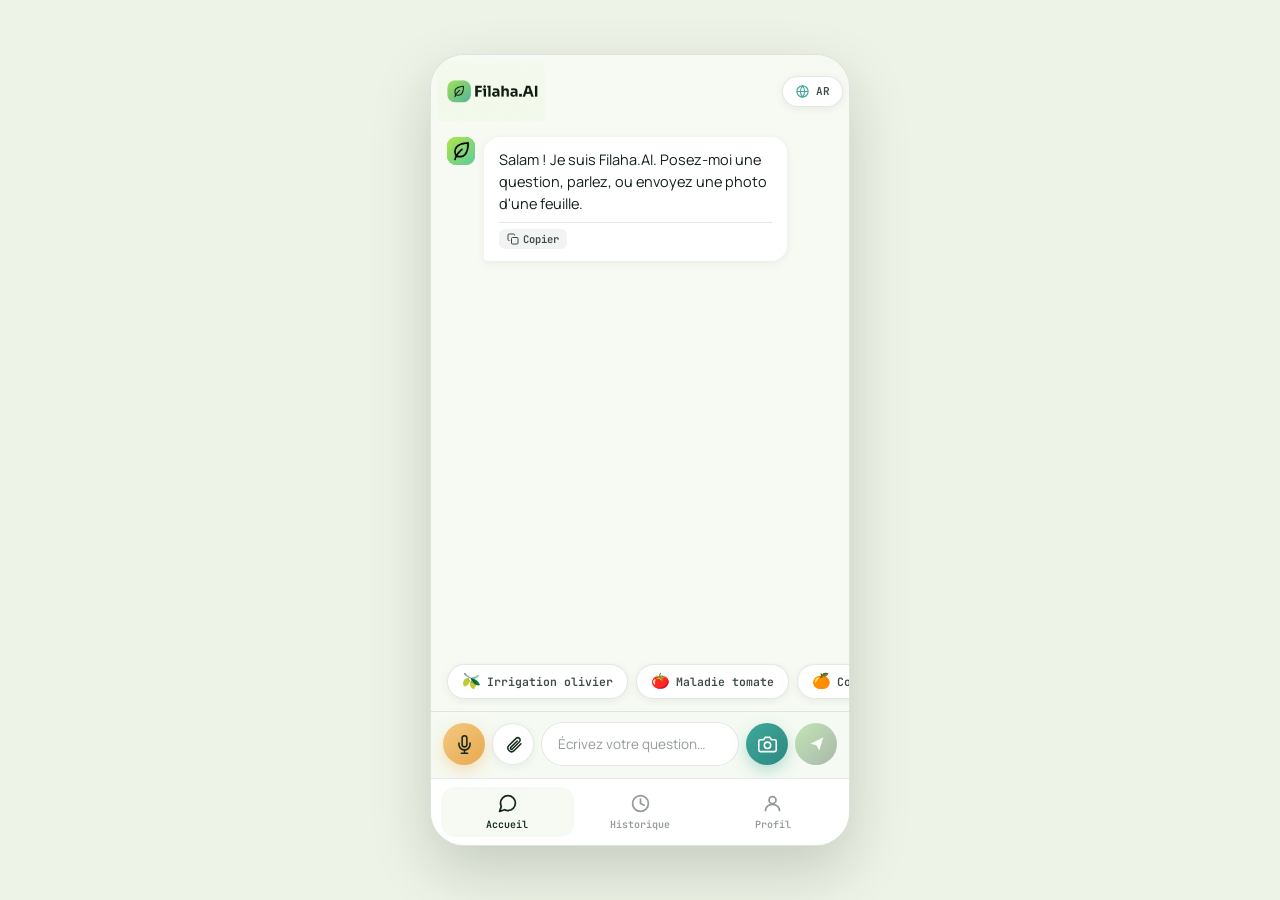
<file: app.html>
<!DOCTYPE html>
<html lang="fr">
<head>
<meta charset="UTF-8">
<meta name="viewport" content="width=device-width, initial-scale=1.0, viewport-fit=cover, maximum-scale=1.0">
<meta name="theme-color" content="#1E3B2C">
<meta name="apple-mobile-web-app-capable" content="yes">
<meta name="apple-mobile-web-app-status-bar-style" content="black-translucent">
<title>Filaha.AI — Assistant</title>
<link rel="preconnect" href="https://fonts.googleapis.com">
<link rel="preconnect" href="https://fonts.gstatic.com" crossorigin>
<link href="https://fonts.googleapis.com/css2?family=Sora:wght@600;700;800&family=Manrope:wght@400;500;600;700&family=JetBrains+Mono:wght@400;600&family=Cairo:wght@600;700;800&family=Tajawal:wght@400;500;700&display=swap" rel="stylesheet">

<link rel="stylesheet" href="app.css">

<link rel="manifest" href="manifest.json">
<meta name="theme-color" content="#1E3B2C">
<link rel="apple-touch-icon" href="/icon-192.png">

<script>
  if ('serviceWorker' in navigator) {
    navigator.serviceWorker.register('/sw.js');
  }
</script>


</head>
<body>

<div class="app-shell">

  <div class="app-bar">
    <div class="app-brand">
      <img src="logo2.png" alt="Filaha.AI">
    </div>
    <button class="lang-quick-btn" id="quickLangBtn" aria-label="Changer de langue">
      <svg viewBox="0 0 24 24" fill="none" stroke="currentColor" stroke-width="1.8"><circle cx="12" cy="12" r="9"/><path d="M3 12h18M12 3a14 14 0 0 1 0 18 14 14 0 0 1 0-18z"/></svg>
      <span id="quickLangLabel">AR</span>
    </button>
  </div>

  <main>
    <!-- ===== CHAT SCREEN ===== -->
    <section id="screen-chat" class="screen active">
      <div class="chat-scroll" id="chatScroll"></div>

      <div class="chips-row" id="chipsRow">
        <button class="chip" data-q="irrigation">
          <span class="chip-emoji" aria-hidden="true">🫒</span>
          <span class="chip-label" data-i18n="app.chips.irrigation">Irrigation olivier</span>
        </button>
        <button class="chip" data-q="tomato">
          <span class="chip-emoji" aria-hidden="true">🍅</span>
          <span class="chip-label" data-i18n="app.chips.tomato">Maladie tomate</span>
        </button>
        <button class="chip" data-q="citrus">
          <span class="chip-emoji" aria-hidden="true">🍊</span>
          <span class="chip-label" data-i18n="app.chips.citrus">Conseil agrumes</span>
        </button>
        <button class="chip" data-q="wheat">
          <span class="chip-emoji" aria-hidden="true">🌾</span>
          <span class="chip-label" data-i18n="app.chips.wheat">Semis blé</span>
        </button>
        <button class="chip" data-q="barley">
          <span class="chip-emoji" aria-hidden="true">🌾</span>
          <span class="chip-label" data-i18n="app.chips.barley">Fertilisation orge</span>
        </button>
      </div>

      <!-- Preview de la pièce jointe -->
      <div class="attach-preview" id="attachPreview">
        <div class="attach-icon" id="attachIconWrap">
          <svg viewBox="0 0 24 24" fill="none" stroke="currentColor" stroke-width="1.8"><path d="M21.4 11.1 12.7 19.8a4.6 4.6 0 0 1-6.5-6.5l9-9a3 3 0 0 1 4.3 4.3l-8.9 9a1.4 1.4 0 0 1-2-2l8.1-8.1"/></svg>
        </div>
        <span class="attach-name" id="attachName">fichier.jpg</span>
        <button class="attach-remove" id="attachRemove" aria-label="Retirer le fichier">
          <svg viewBox="0 0 24 24" fill="none" stroke="currentColor" stroke-width="2.2" stroke-linecap="round"><line x1="6" y1="6" x2="18" y2="18"/><line x1="18" y1="6" x2="6" y2="18"/></svg>
        </button>
      </div>

      <div class="input-bar">
        <button class="round-btn mic" id="micBtn" aria-label="Parler">
          <svg viewBox="0 0 24 24" fill="none" stroke="currentColor" stroke-width="2" stroke-linecap="round" stroke-linejoin="round"><path d="M12 1a3 3 0 0 0-3 3v8a3 3 0 0 0 6 0V4a3 3 0 0 0-3-3z"/><path d="M19 10v2a7 7 0 0 1-14 0v-2"/><line x1="12" y1="19" x2="12" y2="23"/><line x1="8" y1="23" x2="16" y2="23"/></svg>
        </button>
        <button class="round-btn upload" id="uploadBtn" aria-label="Joindre une photo ou un fichier">
          <svg viewBox="0 0 24 24" fill="none" stroke="currentColor" stroke-width="1.9" stroke-linecap="round" stroke-linejoin="round"><path d="M21.4 11.1 12.7 19.8a4.6 4.6 0 0 1-6.5-6.5l9-9a3 3 0 0 1 4.3 4.3l-8.9 9a1.4 1.4 0 0 1-2-2l8.1-8.1"/></svg>
        </button>
        <input class="text-field" id="textField" type="text" data-i18n-placeholder="app.chat.placeholder" placeholder="Écrivez votre question…" enterkeyhint="send">
        <button class="round-btn cam" id="camBtn" aria-label="Scanner une feuille">
          <svg viewBox="0 0 24 24" fill="none" stroke="currentColor" stroke-width="2" stroke-linecap="round" stroke-linejoin="round"><path d="M23 19a2 2 0 0 1-2 2H3a2 2 0 0 1-2-2V8a2 2 0 0 1 2-2h4l2-3h6l2 3h4a2 2 0 0 1 2 2z"/><circle cx="12" cy="13" r="4"/></svg>
        </button>
        <button class="round-btn send is-empty" id="sendBtn" aria-label="Envoyer">
          <svg viewBox="0 0 24 24" fill="currentColor" stroke="none"><path d="M3 11.5 20.5 3 15 20.5l-3.8-6.7L3 11.5z"/></svg>
        </button>
        <input type="file" id="cameraInput" accept="image/*" capture="environment" style="display:none;">
        <input type="file" id="fileInput" accept="image/*" style="display:none;">
      </div>
    </section>

    <!-- ===== LIVE CAMERA MODAL ===== -->
    <div class="camera-modal" id="cameraModal" aria-hidden="true">
      <video id="cameraVideo" autoplay playsinline muted></video>
      <canvas id="cameraCanvas" style="display:none;"></canvas>
      <div class="camera-controls">
        <button class="cam-close" id="cameraClose" aria-label="Fermer la caméra">
          <svg viewBox="0 0 24 24" fill="none" stroke="currentColor" stroke-width="2.2" stroke-linecap="round"><line x1="6" y1="6" x2="18" y2="18"/><line x1="18" y1="6" x2="6" y2="18"/></svg>
        </button>
        <button class="cam-shutter" id="cameraShutter" aria-label="Prendre la photo"></button>
        <span style="width:44px;"></span>
      </div>
    </div>

    <!-- ===== HISTORY SCREEN ===== -->
    <section id="screen-history" class="screen">
      <div class="h-head">
        <h2 data-i18n="app.history.title">Historique</h2>
        <button class="clear-link" id="clearHistoryBtn" data-i18n="app.history.clear">Effacer</button>
      </div>
      <div class="h-list" id="historyList"></div>
    </section>

    <!-- ===== PROFILE SCREEN ===== -->
    <section id="screen-profile" class="screen">
      <div class="p-block">
        <p class="p-label" data-i18n="app.profile.langLabel">Langue</p>
        <div class="lang-grid" id="langGrid">
          <button class="lang-opt active" data-lang="fr">
            <span class="ck"><svg viewBox="0 0 24 24" fill="none" stroke="currentColor" stroke-width="3" stroke-linecap="round" stroke-linejoin="round"><polyline points="20 6 9 17 4 12"/></svg></span>
            Français
          </button>
          <button class="lang-opt" data-lang="ar">
            <span class="ck"><svg viewBox="0 0 24 24" fill="none" stroke="currentColor" stroke-width="3" stroke-linecap="round" stroke-linejoin="round"><polyline points="20 6 9 17 4 12"/></svg></span>
            العربية
          </button>
        </div>
      </div>

      <div class="p-block">
        <p class="p-label" data-i18n="app.profile.connectionLabel">Connexion</p>
        <div class="toggle-row">
          <div class="tr-text">
            <h4 data-i18n="app.profile.offlineTitle">Mode hors-ligne</h4>
            <p data-i18n="app.profile.offlineText">L'app reste utilisable sans connexion internet.</p>
          </div>
          <span class="switch"></span>
        </div>
      </div>

      <div class="p-block">
        <p class="p-label" data-i18n="app.profile.helpLabel">Aide</p>
        <div class="help-list">
          <div class="help-item">
            <button class="help-q">
              <span class="hq-icon"><svg viewBox="0 0 24 24" fill="none" stroke="currentColor" stroke-width="1.8"><circle cx="12" cy="12" r="9"/><path d="M9.5 9.5a2.5 2.5 0 1 1 3.5 2.3c-.8.4-1.2 1-1.2 1.9"/><line x1="12" y1="17" x2="12" y2="17.01"/></svg></span>
              <span data-i18n="app.profile.help1_q">Comment utiliser l'app</span>
              <svg class="chev" viewBox="0 0 24 24" fill="none" stroke="currentColor" stroke-width="2.4" stroke-linecap="round"><polyline points="9 18 15 12 9 6"/></svg>
            </button>
            <div class="help-a"><p data-i18n="app.profile.help1_a">Appuyez sur le micro pour parler, sur le trombone pour joindre une photo ou un fichier, sur l'appareil photo pour scanner une feuille, ou écrivez votre question puis appuyez sur la flèche verte pour l'envoyer.</p></div>
          </div>
          <div class="help-item">
            <button class="help-q">
              <span class="hq-icon"><svg viewBox="0 0 24 24" fill="none" stroke="currentColor" stroke-width="1.8"><path d="M12 21c-4-2-7-6-7-10a7 7 0 0 1 14 0c0 4-3 8-7 10z"/></svg></span>
              <span data-i18n="app.profile.help2_q">À propos de Filaha.AI</span>
              <svg class="chev" viewBox="0 0 24 24" fill="none" stroke="currentColor" stroke-width="2.4" stroke-linecap="round"><polyline points="9 18 15 12 9 6"/></svg>
            </button>
            <div class="help-a"><p data-i18n="app.profile.help2_a">Un assistant agricole gratuit pour les agriculteurs marocains, basé sur les guides de l'INRA, l'IAV Hassan II et l'ONCA.</p></div>
          </div>
          <div class="help-item">
            <button class="help-q">
              <span class="hq-icon"><svg viewBox="0 0 24 24" fill="none" stroke="currentColor" stroke-width="1.8"><path d="M4 4h16v14H7l-3 3z"/></svg></span>
              <span data-i18n="app.profile.help3_q">Contact</span>
              <svg class="chev" viewBox="0 0 24 24" fill="none" stroke="currentColor" stroke-width="2.4" stroke-linecap="round"><polyline points="9 18 15 12 9 6"/></svg>
            </button>
            <div class="help-a"><p data-i18n="app.profile.help3_a">Une question ou une suggestion ? Le projet est ouvert sur GitHub.</p></div>
          </div>
        </div>
      </div>

      <div class="about-mini">
        <h4 data-i18n="app.profile.aboutTitle">Gratuit, aujourd'hui et demain</h4>
        <p data-i18n="app.profile.aboutText">Filaha.AI reste 100% gratuit pour chaque agriculteur, sans abonnement ni frais caché.</p>
      </div>

      <p class="version-note" data-i18n="app.profile.version">Filaha.AI · Assistant agricole</p>
    </section>
  </main>

  <nav class="tabbar">
    <button class="tab active" data-screen="chat">
      <svg viewBox="0 0 24 24" fill="none" stroke="currentColor" stroke-width="2" stroke-linecap="round" stroke-linejoin="round"><path d="M21 11.5a8.5 8.5 0 0 1-8.5 8.5 8.4 8.4 0 0 1-3.8-.9L3 21l1.9-5.7A8.4 8.4 0 0 1 4 11.5 8.5 8.5 0 0 1 12.5 3 8.5 8.5 0 0 1 21 11.5z"/></svg>
      <span data-i18n="app.tabs.home">Accueil</span>
    </button>
    <button class="tab" data-screen="history">
      <svg viewBox="0 0 24 24" fill="none" stroke="currentColor" stroke-width="2" stroke-linecap="round" stroke-linejoin="round"><circle cx="12" cy="12" r="9"/><polyline points="12 7 12 12 16 14"/></svg>
      <span data-i18n="app.tabs.history">Historique</span>
    </button>
    <button class="tab" data-screen="profile">
      <svg viewBox="0 0 24 24" fill="none" stroke="currentColor" stroke-width="2" stroke-linecap="round" stroke-linejoin="round"><circle cx="12" cy="8" r="4"/><path d="M4 20c0-4 3.5-7 8-7s8 3 8 7"/></svg>
      <span data-i18n="app.tabs.profile">Profil</span>
    </button>
  </nav>

</div>

<script src="app.js"></script>
<script>
  // Bouton de switch de langue rapide (app-bar) : autonome, ne dépend
  // d'aucune fonction interne d'app.js. Il déclenche un clic sur le bouton
  // de langue déjà existant dans l'écran Profil (.lang-opt), donc il
  // réutilise toute la logique de traduction/RTL déjà branchée dessus.
  (function () {
    function otherLangBtn() {
      var active = document.querySelector('.lang-opt.active');
      var opts = document.querySelectorAll('.lang-opt');
      for (var i = 0; i < opts.length; i++) {
        if (opts[i] !== active) return opts[i];
      }
      return null;
    }
    function updateQuickLabel() {
      var target = otherLangBtn();
      var label = document.getElementById('quickLangLabel');
      if (target && label) label.textContent = target.dataset.lang.toUpperCase();
    }
    var quickBtn = document.getElementById('quickLangBtn');
    if (quickBtn) {
      quickBtn.addEventListener('click', function () {
        var target = otherLangBtn();
        if (target) target.click();
        setTimeout(updateQuickLabel, 0);
      });
    }
    document.querySelectorAll('.lang-opt').forEach(function (btn) {
      btn.addEventListener('click', function () {
        setTimeout(updateQuickLabel, 0);
      });
    });
    updateQuickLabel();
  })();
</script>
</body>
</html>
</file>
<file: app.css>
:root{
    --ink:#122018;
    --ink-soft:#3C4A42;
    --bg:#F6FAF2;
    --bg-outer:#EDF3E6;
    --card:#FFFFFF;
    --forest:#1E3B2C;
    --forest-2:#16291D;
    --lime:#8FE05B;
    --lime-deep:#5FBF3D;
    --sand:#F3C880;
    --water:#3FA79B;
    --danger:#D96B4F;
    --line:rgba(18,32,24,0.10);
    --shadow-sm: 0 2px 10px rgba(18,32,24,0.06);
    --shadow-md: 0 12px 32px rgba(18,32,24,0.10);
    --shadow-lg: 0 24px 60px rgba(18,32,24,0.18);
    --display:'Sora', -apple-system, sans-serif;
    --body:'Manrope', -apple-system, sans-serif;
    --mono:'JetBrains Mono', 'Courier New', monospace;
    --display-ar:'Cairo', -apple-system, sans-serif;
    --body-ar:'Tajawal', -apple-system, sans-serif;
    --r-sm:14px; --r-md:20px; --r-lg:26px;
    --safe-b: env(safe-area-inset-bottom, 0px);
  }
  html[dir="rtl"] body{font-family:var(--body-ar);}
  html[dir="rtl"] h1, html[dir="rtl"] h2, html[dir="rtl"] h3, html[dir="rtl"] h4,
  html[dir="rtl"] .app-brand, html[dir="rtl"] .lang-opt, html[dir="rtl"] .help-q,
  html[dir="rtl"] .about-mini h4, html[dir="rtl"] #screen-history h2{
    font-family:var(--display-ar);
  }
  html[dir="rtl"] .lang-quick-btn, html[dir="rtl"] .p-label, html[dir="rtl"] .tab span,
  html[dir="rtl"] .h-date, html[dir="rtl"] .version-note, html[dir="rtl"] .clear-link,
  html[dir="rtl"] .msg-bubble .src, html[dir="rtl"] .attach-name{
    font-family:var(--body-ar); letter-spacing:0;
  }
  .input-bar, .tabbar, .chip{ direction:ltr; }
  html[dir="rtl"] .chip-label{ direction:rtl; font-family:var(--body-ar); unicode-bidi:plaintext; }
  html[dir="rtl"] .tab span{ direction:rtl; unicode-bidi:plaintext; }
  html[dir="rtl"] .text-field{ direction:rtl; font-family:var(--body-ar); }
  html[dir="rtl"] .msg-bubble{ direction:rtl; }
  html[dir="rtl"] .h-body{ direction:rtl; }
  *{box-sizing:border-box;}
  html,body{height:100%;}
  body{
    margin:0; background:var(--bg-outer); color:var(--ink); font-family:var(--body);
    line-height:1.5; -webkit-font-smoothing:antialiased; overscroll-behavior:none;
  }
  img,svg{display:block; max-width:100%;}
  button{font-family:inherit; border:none; background:none; cursor:pointer;}
  input{font-family:inherit;}
  :focus-visible{outline:3px solid var(--lime-deep); outline-offset:2px; border-radius:4px;}

  /* ---------- App shell ---------- */
  .app-shell{
    background:var(--bg);
    display:flex; flex-direction:column;
    height:100vh; height:100dvh;
    width:100%;
    position:relative;
    overflow:hidden;
  }
  @media (min-width:560px){
    body{display:flex; align-items:center; justify-content:center;}
    .app-shell{
      max-width:420px; height:88vh; max-height:900px;
      margin:0 auto; border-radius:34px;
      box-shadow:var(--shadow-lg); border:1px solid var(--line);
    }
  }

  /* ---------- App bar ---------- */
  .app-bar{
    flex-shrink:0;
    display:flex; align-items:center; justify-content:space-between;
    padding:6px;
    padding-bottom: 10px;
    background:var(--bg);
  }
  .app-brand{display:flex; align-items:center;}
  .app-brand img{height:60px; width:auto; display:block; object-fit:contain;}

  /* Bouton de switch de langue rapide (remplace l'ancien badge "Hors-ligne prêt") */
  .lang-quick-btn{
    display:flex; align-items:center; gap:6px;
    font-family:var(--mono); font-size:11px; font-weight:600;
    background:var(--card); border:1px solid var(--line); color:var(--ink-soft);
    padding:7px 12px; border-radius:100px; box-shadow:var(--shadow-sm);
    transition:transform 0.15s ease, background 0.15s ease;
  }
  .lang-quick-btn:active{transform:scale(0.92); background:var(--bg);}
  .lang-quick-btn svg{width:15px; height:15px; flex-shrink:0; color:var(--water);}

  /* ---------- Screens ---------- */
  main{flex:1; min-height:0; position:relative;}
  .screen{
    position:absolute; inset:0;
    display:none; flex-direction:column;
    overflow-y:auto; -webkit-overflow-scrolling:touch;
  }
  .screen.active{display:flex;}

  /* ================= CHAT SCREEN ================= */
  #screen-chat{padding-bottom:0;}
  .chat-scroll{flex:1; overflow-y:auto; padding:6px 16px 14px; display:flex; flex-direction:column; gap:12px;}

  /* ---------- Bulles de message (règles fusionnées — plus de doublon en fin de fichier) ---------- */
  .msg{
    display:flex; align-items:flex-start; gap:9px; max-width:88%;
    height:fit-content; /* empêche le conteneur de s'étirer verticalement */
  }
  .msg.user{align-self:flex-end; flex-direction:row-reverse;}
  .msg-avatar{
    width:28px; height:28px; border-radius:9px; flex-shrink:0;
    background:linear-gradient(135deg, var(--lime), var(--water));
    display:flex; align-items:center; justify-content:center;
    overflow:hidden;
  }
  .msg-avatar img{width:100%; height:100%; object-fit:cover;}
  .msg-bubble{
    display:flex; flex-direction:column; justify-content:flex-start;
    height:fit-content; /* s'adapte strictement au contenu, jamais étirée */
    background:var(--card); border-radius:16px 16px 16px 4px;
    padding:12px 15px; font-size:14.5px; line-height:1.5;
    box-shadow:var(--shadow-sm); animation:rise 0.3s ease both;
    white-space:pre-wrap; word-break:break-word;
  }
  .msg.user .msg-bubble{
    background:var(--forest); color:#fff; border-radius:16px 16px 4px 16px;
  }
  .msg-bubble .bot-text{white-space:pre-wrap;}
  .msg-bubble .src{
    display:inline-flex; align-items:center; gap:5px; margin-top:8px;
    font-family:var(--mono); font-size:9.5px; letter-spacing:0.02em;
    background:rgba(18,32,24,0.06); padding:3px 8px; border-radius:100px; color:var(--ink-soft);
  }
  .msg-bubble .src svg{width:10px; height:10px;}
  .msg-bubble .photo-thumb{
    width:100%; height:auto; max-width:240px; max-height:180px;
    border-radius:12px; margin-bottom:8px; display:block; object-fit:cover;
    border:1px solid rgba(255,255,255,0.2);
  }
  @keyframes rise{from{opacity:0; transform:translateY(6px);} to{opacity:1; transform:translateY(0);}}

  .typing{display:flex; gap:4px; padding:4px 2px;}
  .typing span{width:6px; height:6px; border-radius:50%; background:var(--ink-soft); opacity:0.4; animation:blink 1.2s ease-in-out infinite;}
  .typing span:nth-child(2){animation-delay:0.15s;}
  .typing span:nth-child(3){animation-delay:0.3s;}
  @keyframes blink{0%,80%,100%{opacity:0.25;} 40%{opacity:0.8;}}

  /* ---------- Barre d'actions (Copier / Modifier) ---------- */
  .msg-actions{
    display:flex; align-items:center; gap:6px;
    margin-top:8px; padding-top:6px;
    border-top:1px solid rgba(255,255,255,0.15);
  }
  .msg.bot .msg-actions{border-top-color:var(--line);}
  .msg-action-btn{
    display:inline-flex; align-items:center; gap:4px;
    font-family:var(--mono); font-size:10.5px; font-weight:600;
    padding:3px 8px; border-radius:6px;
    background:rgba(255,255,255,0.15); color:#fff;
    cursor:pointer; transition:background 0.2s ease, transform 0.1s ease;
  }
  .msg.bot .msg-action-btn{background:rgba(18,32,24,0.05); color:var(--ink-soft);}
  .msg-action-btn:active{transform:scale(0.94);}
  .msg-action-btn svg{width:12px; height:12px; stroke-width:2;}

  /* ---------- Avertissement IA (sous chaque réponse générée) ---------- */
  .ai-disclaimer{
    margin-top:8px;
    font-size:10.5px; line-height:1.4;
    color:var(--ink-soft); opacity:0.65;
    font-style:italic;
  }

  .chips-row{
    display:flex; gap:8px; padding:2px 16px 12px; overflow-x:auto;
    scrollbar-width:none; flex-shrink:0;
  }
  .chips-row::-webkit-scrollbar{display:none;}
  .chip{
    flex-shrink:0; display:flex; align-items:center; gap:6px;
    font-family:var(--mono); font-size:11.5px; font-weight:600;
    background:var(--card); border:1px solid var(--line); color:var(--ink-soft);
    padding:9px 14px; border-radius:100px; box-shadow:var(--shadow-sm);
    white-space:nowrap;
  }
  .chip svg{width:14px; height:14px; flex-shrink:0;}
  .chip-emoji{font-size:15px; line-height:1; flex-shrink:0;}
  .chip:active{transform:scale(0.96);}

  /* ---------- Attachment preview ---------- */
  .attach-preview{
    display:none; align-items:center; gap:10px;
    margin:0 14px 8px; padding:9px 10px;
    background:var(--card); border:1px solid var(--line); border-radius:14px;
    box-shadow:var(--shadow-sm); flex-shrink:0;
  }
  .attach-preview.show{display:flex;}
  .attach-preview img{width:36px; height:36px; border-radius:9px; object-fit:cover; flex-shrink:0;}
  .attach-preview .attach-icon{
    width:36px; height:36px; border-radius:9px; flex-shrink:0; background:var(--bg);
    display:flex; align-items:center; justify-content:center;
  }
  .attach-preview .attach-icon svg{width:17px; height:17px; color:var(--forest-2);}
  .attach-name{flex:1; min-width:0; font-size:12.5px; font-weight:600; color:var(--forest-2); overflow:hidden; text-overflow:ellipsis; white-space:nowrap;}
  .attach-remove{
    width:28px; height:28px; border-radius:50%; flex-shrink:0;
    display:flex; align-items:center; justify-content:center; color:var(--ink-soft);
  }
  .attach-remove svg{width:14px; height:14px;}
  .attach-remove:active{background:var(--bg);}

  .input-bar{
    flex-shrink:0; display:flex; align-items:center; gap:7px;
    padding:10px 12px calc(12px + var(--safe-b));
    background:rgba(246,250,242,0.9); backdrop-filter:blur(10px);
    border-top:1px solid var(--line);
  }
  .text-field{
    flex:1 1 auto; min-width:0;
    border:1px solid var(--line); border-radius:100px;
    padding:12px 16px; font-size:13.5px; background:var(--card); color:var(--ink);
  }
  .text-field::placeholder{color:var(--ink-soft); opacity:0.55;}
  .round-btn{
    width:42px; height:42px; border-radius:50%;
    display:flex; align-items:center; justify-content:center;
    flex-shrink:0; transition:transform 0.15s ease, opacity 0.15s ease;
  }
  .round-btn:active{transform:scale(0.9);}
  .round-btn.mic{background:linear-gradient(135deg, var(--sand), #E8A94E); color:var(--forest-2); box-shadow:0 6px 16px rgba(232,169,78,0.35);}
  .round-btn.cam{background:linear-gradient(135deg, var(--water), #2C8A80); color:#fff; box-shadow:0 6px 16px rgba(63,167,155,0.35);}
  .round-btn.upload{background:var(--card); border:1.5px solid var(--line); color:var(--forest-2); box-shadow:var(--shadow-sm);}
  .round-btn.send{background:linear-gradient(135deg, var(--lime-deep), var(--forest)); color:#fff; box-shadow:0 6px 16px rgba(95,191,61,0.4);}
  .round-btn.send.is-empty{opacity:0.35; box-shadow:none; pointer-events:none;}
  .round-btn svg{width:19px; height:19px;}
  .round-btn.send svg{width:18px; height:18px; margin-left:1px;}
  .round-btn.listening{animation:pulse 1s ease-in-out infinite;}
  @keyframes pulse{0%,100%{box-shadow:0 0 0 0 rgba(63,167,155,0.4);} 50%{box-shadow:0 0 0 9px rgba(63,167,155,0);}}

  /* ================= HISTORY SCREEN ================= */
  #screen-history .h-head{
    padding:18px 18px 10px; display:flex; align-items:center; justify-content:space-between; flex-shrink:0;
  }
  #screen-history h2{font-family:var(--display); font-weight:800; font-size:19px; margin:0; color:var(--forest-2);}
  .clear-link{font-family:var(--mono); font-size:11px; font-weight:600; color:var(--danger); background:none;}
  .h-list{flex:1; overflow-y:auto; padding:6px 16px 20px; display:flex; flex-direction:column; gap:10px;}
  .h-card{
    background:var(--card); border-radius:var(--r-md); padding:14px; border:1px solid var(--line);
    box-shadow:var(--shadow-sm); display:flex; gap:12px; align-items:flex-start;
  }
  .h-icon{width:38px; height:38px; border-radius:12px; flex-shrink:0; display:flex; align-items:center; justify-content:center;}
  .h-icon svg{width:18px; height:18px; color:#fff;}
  .h-icon.voice{background:linear-gradient(135deg, var(--sand), #E8A94E);}
  .h-icon.photo{background:linear-gradient(135deg, var(--water), #2C8A80);}
  .h-body{flex:1; min-width:0;}
  .h-top{display:flex; align-items:baseline; justify-content:space-between; gap:8px; margin-bottom:3px;}
  .h-body h4{margin:0; font-family:var(--display); font-weight:700; font-size:13.5px; color:var(--forest-2);}
  .h-date{font-family:var(--mono); font-size:10px; color:var(--ink-soft); opacity:0.6; flex-shrink:0;}
  .h-body p{margin:0; font-size:12.5px; color:var(--ink-soft); line-height:1.5;}
  .h-empty{flex:1; display:flex; flex-direction:column; align-items:center; justify-content:center; gap:12px; padding:40px 30px; text-align:center;}
  .h-empty .mark-lg{width:56px; height:56px; border-radius:18px; background:var(--line); display:flex; align-items:center; justify-content:center;}
  .h-empty .mark-lg svg{width:26px; height:26px; color:var(--ink-soft);}
  .h-empty p{margin:0; font-size:13.5px; color:var(--ink-soft); max-width:32ch;}

  /* ================= PROFILE SCREEN ================= */
  #screen-profile{padding:18px 18px 30px; gap:22px;}
  .p-block{display:flex; flex-direction:column; gap:10px;}
  .p-label{font-family:var(--mono); font-size:11px; font-weight:600; letter-spacing:0.06em; text-transform:uppercase; color:var(--water); margin:0;}
  .lang-grid{display:grid; grid-template-columns:repeat(2,1fr); gap:10px;}
  .lang-opt{
    background:var(--card); border:2px solid var(--line); border-radius:var(--r-md);
    padding:16px 8px; text-align:center; font-family:var(--display); font-weight:700; font-size:14px;
    display:flex; flex-direction:column; align-items:center; gap:8px; color:var(--ink-soft);
  }
  .lang-opt .ck{width:20px; height:20px; border-radius:50%; border:2px solid var(--line); display:flex; align-items:center; justify-content:center;}
  .lang-opt .ck svg{width:11px; height:11px; color:#fff; opacity:0;}
  .lang-opt.active{border-color:var(--lime-deep); color:var(--forest-2); background:#F3FBEE;}
  .lang-opt.active .ck{background:var(--lime-deep); border-color:var(--lime-deep);}
  .lang-opt.active .ck svg{opacity:1;}

  .toggle-row{
    background:var(--card); border:1px solid var(--line); border-radius:var(--r-md);
    padding:15px 16px; display:flex; align-items:center; justify-content:space-between;
  }
  .toggle-row .tr-text h4{margin:0 0 2px; font-family:var(--display); font-weight:700; font-size:13.5px; color:var(--forest-2);}
  .toggle-row .tr-text p{margin:0; font-size:11.5px; color:var(--ink-soft);}
  .switch{width:44px; height:26px; border-radius:100px; background:var(--lime-deep); position:relative; flex-shrink:0;}
  .switch::after{content:""; position:absolute; top:3px; right:3px; width:20px; height:20px; border-radius:50%; background:#fff; box-shadow:var(--shadow-sm);}

  .help-list{display:flex; flex-direction:column; gap:8px;}
  .help-item{background:var(--card); border:1px solid var(--line); border-radius:var(--r-md); overflow:hidden;}
  .help-q{
    width:100%; display:flex; align-items:center; gap:12px; padding:14px 15px;
    text-align:left; font-family:var(--display); font-weight:700; font-size:13.5px; color:var(--forest-2);
  }
  .help-q .hq-icon{width:34px; height:34px; border-radius:11px; background:var(--bg); display:flex; align-items:center; justify-content:center; flex-shrink:0;}
  .help-q .hq-icon svg{width:16px; height:16px; color:var(--water);}
  .help-q svg.chev{width:14px; height:14px; margin-left:auto; color:var(--ink-soft); transition:transform 0.2s ease; flex-shrink:0;}
  .help-item.open .chev{transform:rotate(90deg);}
  .help-a{max-height:0; overflow:hidden; transition:max-height 0.25s ease;}
  .help-item.open .help-a{max-height:200px;}
  .help-a p{margin:0; padding:0 15px 16px 61px; font-size:12.5px; color:var(--ink-soft); line-height:1.6;}

  .about-mini{
    background:var(--forest); color:#fff; border-radius:var(--r-md); padding:18px;
    display:flex; flex-direction:column; gap:6px;
  }
  .about-mini h4{margin:0; font-family:var(--display); font-weight:700; font-size:14px;}
  .about-mini p{margin:0; font-size:12px; color:rgba(255,255,255,0.7); line-height:1.6;}

  .version-note{text-align:center; font-family:var(--mono); font-size:10.5px; color:var(--ink-soft); opacity:0.5; padding-top:4px;}

  /* ---------- Live camera modal ---------- */
  .camera-modal{
    position:absolute; inset:0; z-index:200; background:#000;
    display:none; flex-direction:column;
  }
  .camera-modal.open{display:flex;}
  .camera-modal video{flex:1; width:100%; object-fit:cover; background:#000;}
  .camera-controls{
    flex-shrink:0; display:flex; align-items:center; justify-content:space-between;
    padding:18px 28px calc(22px + var(--safe-b));
    background:rgba(0,0,0,0.55);
  }
  .cam-close{
    width:44px; height:44px; border-radius:50%; background:rgba(255,255,255,0.15);
    color:#fff; display:flex; align-items:center; justify-content:center; flex-shrink:0;
  }
  .cam-close svg{width:18px; height:18px;}
  .cam-shutter{
    width:66px; height:66px; border-radius:50%; background:#fff;
    border:4px solid rgba(255,255,255,0.35); flex-shrink:0;
  }
  .cam-shutter:active{transform:scale(0.92);}

  /* ---------- Tab bar ---------- */
  .tabbar{
    flex-shrink:0; display:flex; padding:8px 10px calc(8px + var(--safe-b));
    background:var(--card); border-top:1px solid var(--line);
  }
  .tab{
    flex:1; display:flex; flex-direction:column; align-items:center; gap:4px;
    padding:6px 4px; border-radius:14px; color:var(--ink-soft); opacity:0.55;
  }
  .tab svg{width:21px; height:21px;}
  .tab span{font-family:var(--mono); font-size:10px; font-weight:600;}
  .tab.active{color:var(--forest-2); opacity:1; background:var(--bg);}
</file>
